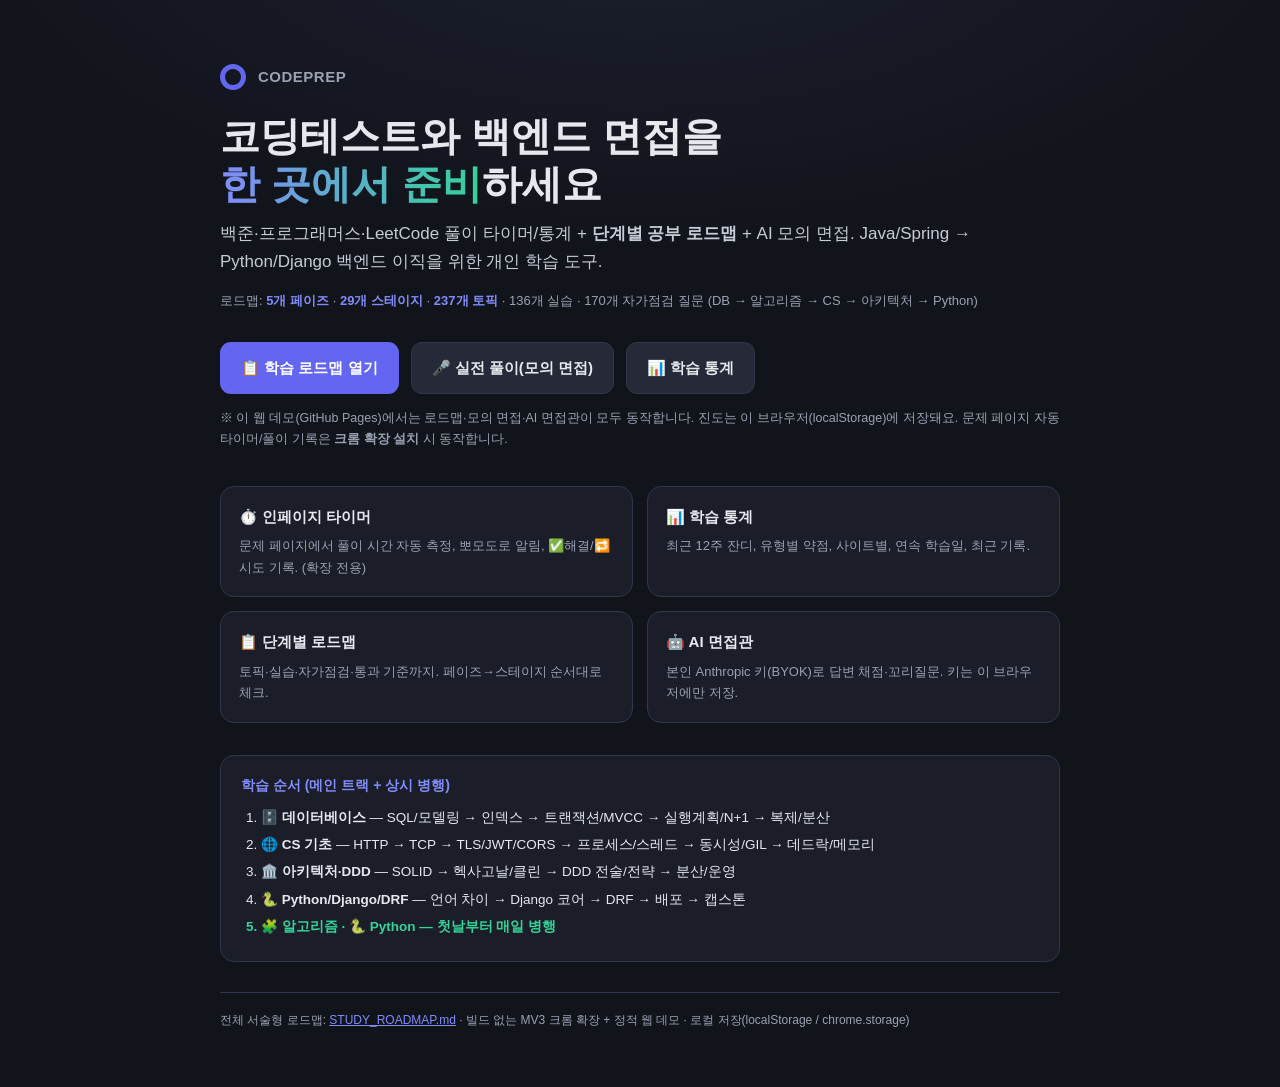
<file: index.html>
<!DOCTYPE html>
<html lang="ko">
  <head>
    <meta charset="UTF-8" />
    <meta name="viewport" content="width=device-width, initial-scale=1.0" />
    <title>CodePrep — 코테·면접 올인원 트레이너</title>
    <meta name="description" content="백준·프로그래머스·LeetCode 풀이 타이머/통계 + 단계별 공부 로드맵 + AI 모의 면접. 크롬 확장 + 웹 데모." />
    <style>
      :root {
        --bg: #12141b; --panel: #1b1e29; --panel-2: #262a38; --line: #313547;
        --text: #e6e8ee; --muted: #9aa1b1; --accent: #6366f1; --accent-2: #818cf8; --green: #34d399;
      }
      * { box-sizing: border-box; }
      html, body { margin: 0; }
      body {
        background: radial-gradient(1200px 600px at 50% -10%, #1c2030 0%, var(--bg) 60%);
        color: var(--text); min-height: 100vh;
        font-family: -apple-system, BlinkMacSystemFont, "Segoe UI", Roboto, "Apple SD Gothic Neo", "Malgun Gothic", sans-serif;
        line-height: 1.65;
      }
      .wrap { max-width: 880px; margin: 0 auto; padding: 64px 20px 56px; }
      .logo-row { display: flex; align-items: center; gap: 12px; margin-bottom: 22px; }
      .logo { width: 26px; height: 26px; border-radius: 50%; border: 5px solid var(--accent); }
      .logo-row span { font-size: 15px; font-weight: 700; color: var(--muted); letter-spacing: .5px; }
      h1 { font-size: 40px; line-height: 1.2; margin: 0 0 12px; }
      h1 .grad { background: linear-gradient(90deg, #818cf8, #34d399); -webkit-background-clip: text; background-clip: text; -webkit-text-fill-color: transparent; }
      .lead { font-size: 17px; color: #c7cbd6; margin: 0 0 14px; }
      .stat-line { font-size: 13px; color: var(--muted); margin: 0 0 30px; }
      .stat-line b { color: var(--accent-2); }
      .cta { display: flex; flex-wrap: wrap; gap: 12px; margin-bottom: 14px; }
      .btn {
        text-decoration: none; border-radius: 11px; font-weight: 700; font-size: 15px;
        padding: 13px 20px; display: inline-flex; align-items: center; gap: 8px; border: 1px solid transparent;
      }
      .btn.primary { background: var(--accent); color: #fff; }
      .btn.primary:hover { background: #5457e0; }
      .btn.ghost { background: var(--panel-2); color: var(--text); border-color: var(--line); }
      .btn.ghost:hover { background: #2a2f3d; }
      .note { font-size: 12.5px; color: var(--muted); margin: 6px 0 36px; }
      .grid { display: grid; grid-template-columns: repeat(2, 1fr); gap: 14px; margin-bottom: 32px; }
      .card { background: var(--panel); border: 1px solid var(--line); border-radius: 14px; padding: 18px; }
      .card h3 { margin: 0 0 6px; font-size: 15px; }
      .card p { margin: 0; font-size: 13px; color: var(--muted); }
      .order { background: var(--panel); border: 1px solid var(--line); border-radius: 14px; padding: 18px 20px; margin-bottom: 30px; }
      .order h3 { margin: 0 0 10px; font-size: 14px; color: var(--accent-2); }
      .order ol { margin: 0; padding-left: 20px; font-size: 13.5px; }
      .order li { margin: 5px 0; }
      .order .daily { color: var(--green); font-weight: 600; }
      footer { font-size: 12px; color: var(--muted); border-top: 1px solid var(--line); padding-top: 18px; }
      footer a { color: var(--accent-2); }
      @media (max-width: 640px) { h1 { font-size: 30px; } .grid { grid-template-columns: 1fr; } }
    </style>
  </head>
  <body>
    <main class="wrap">
      <div class="logo-row"><span class="logo"></span><span>CODEPREP</span></div>

      <h1>코딩테스트와 백엔드 면접을<br /><span class="grad">한 곳에서 준비</span>하세요</h1>
      <p class="lead">
        백준·프로그래머스·LeetCode 풀이 타이머/통계 + <b>단계별 공부 로드맵</b> + AI 모의 면접.
        Java/Spring → Python/Django 백엔드 이직을 위한 개인 학습 도구.
      </p>
      <p class="stat-line">
        로드맵: <b>5개 페이즈</b> · <b>29개 스테이지</b> · <b>237개 토픽</b> · 136개 실습 · 170개 자가점검 질문 (DB → 알고리즘 → CS → 아키텍처 → Python)
      </p>

      <div class="cta">
        <a class="btn primary" href="src/dashboard/dashboard.html#roadmap">📋 학습 로드맵 열기</a>
        <a class="btn ghost" href="src/dashboard/dashboard.html#interview">🎤 실전 풀이(모의 면접)</a>
        <a class="btn ghost" href="src/dashboard/dashboard.html#stats">📊 학습 통계</a>
      </div>
      <p class="note">
        ※ 이 웹 데모(GitHub Pages)에서는 로드맵·모의 면접·AI 면접관이 모두 동작합니다. 진도는 이 브라우저(localStorage)에 저장돼요.
        문제 페이지 자동 타이머/풀이 기록은 <b>크롬 확장 설치</b> 시 동작합니다.
      </p>

      <div class="grid">
        <div class="card"><h3>⏱️ 인페이지 타이머</h3><p>문제 페이지에서 풀이 시간 자동 측정, 뽀모도로 알림, ✅해결/🔁시도 기록. (확장 전용)</p></div>
        <div class="card"><h3>📊 학습 통계</h3><p>최근 12주 잔디, 유형별 약점, 사이트별, 연속 학습일, 최근 기록.</p></div>
        <div class="card"><h3>📋 단계별 로드맵</h3><p>토픽·실습·자가점검·통과 기준까지. 페이즈→스테이지 순서대로 체크.</p></div>
        <div class="card"><h3>🤖 AI 면접관</h3><p>본인 Anthropic 키(BYOK)로 답변 채점·꼬리질문. 키는 이 브라우저에만 저장.</p></div>
      </div>

      <div class="order">
        <h3>학습 순서 (메인 트랙 + 상시 병행)</h3>
        <ol>
          <li>🗄️ <b>데이터베이스</b> — SQL/모델링 → 인덱스 → 트랜잭션/MVCC → 실행계획/N+1 → 복제/분산</li>
          <li>🌐 <b>CS 기초</b> — HTTP → TCP → TLS/JWT/CORS → 프로세스/스레드 → 동시성/GIL → 데드락/메모리</li>
          <li>🏛️ <b>아키텍처·DDD</b> — SOLID → 헥사고날/클린 → DDD 전술/전략 → 분산/운영</li>
          <li>🐍 <b>Python/Django/DRF</b> — 언어 차이 → Django 코어 → DRF → 배포 → 캡스톤</li>
          <li class="daily">🧩 알고리즘 · 🐍 Python — 첫날부터 매일 병행</li>
        </ol>
      </div>

      <footer>
        전체 서술형 로드맵: <a href="STUDY_ROADMAP.md">STUDY_ROADMAP.md</a> ·
        빌드 없는 MV3 크롬 확장 + 정적 웹 데모 · 로컬 저장(localStorage / chrome.storage)
      </footer>
    </main>
  </body>
</html>
</file>
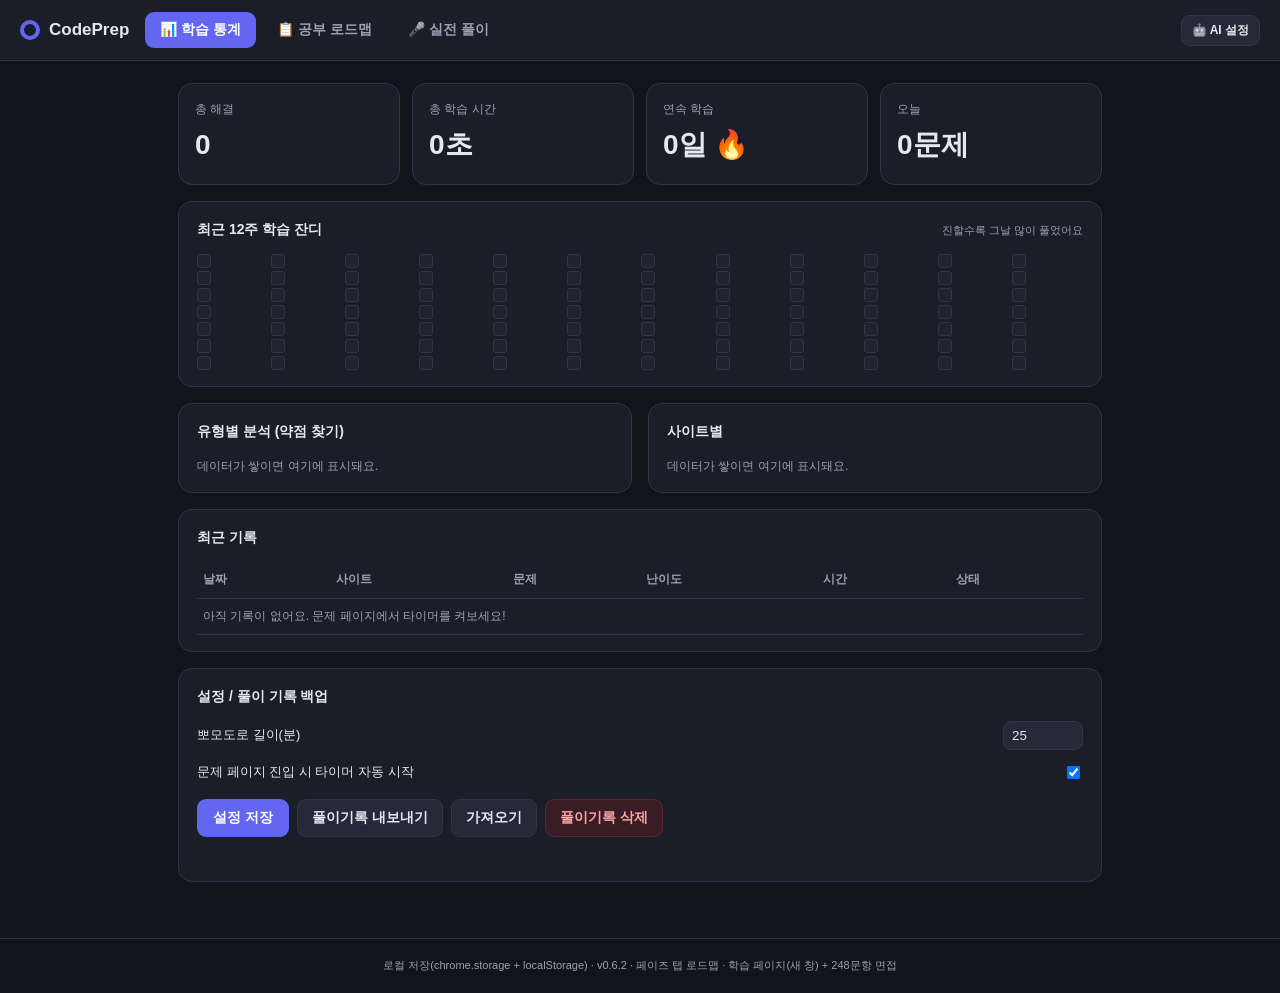
<file: src/dashboard/dashboard.html>
<!DOCTYPE html>
<html lang="ko">
  <head>
    <meta charset="UTF-8" />
    <meta name="viewport" content="width=device-width, initial-scale=1.0" />
    <link rel="stylesheet" href="dashboard.css" />
    <title>CodePrep — 대시보드</title>
  </head>
  <body>
    <header class="hd">
      <div class="hd-left">
        <span class="logo"></span>
        <h1>CodePrep</h1>
      </div>
      <nav class="tabs">
        <button class="tab-btn active" data-tab="stats">📊 학습 통계</button>
        <button class="tab-btn" data-tab="roadmap">📋 공부 로드맵</button>
        <button class="tab-btn" data-tab="interview">🎤 실전 풀이</button>
      </nav>
      <div class="hd-right">
        <button id="ai-settings-btn" class="ghost sm">🤖 AI 설정</button>
      </div>
    </header>

    <main class="wrap">
      <!-- ===== 탭 1: 학습 통계 (타이머가 기록한 풀이 데이터) ===== -->
      <section id="tab-stats">
        <section class="cards">
          <div class="card"><div class="label">총 해결</div><div class="value" id="total-solved">0</div></div>
          <div class="card"><div class="label">총 학습 시간</div><div class="value" id="total-time">0초</div></div>
          <div class="card"><div class="label">연속 학습</div><div class="value"><span id="streak">0</span>일 🔥</div></div>
          <div class="card"><div class="label">오늘</div><div class="value"><span id="today-solved">0</span>문제</div></div>
        </section>

        <section class="panel">
          <div class="panel-hd">
            <h2>최근 12주 학습 잔디</h2>
            <span class="hint">진할수록 그날 많이 풀었어요</span>
          </div>
          <div id="heatmap" class="heatmap"></div>
        </section>

        <div class="two-col">
          <section class="panel">
            <div class="panel-hd"><h2>유형별 분석 (약점 찾기)</h2></div>
            <div id="by-tag" class="bars"></div>
          </section>
          <section class="panel">
            <div class="panel-hd"><h2>사이트별</h2></div>
            <div id="by-site" class="bars"></div>
          </section>
        </div>

        <section class="panel">
          <div class="panel-hd"><h2>최근 기록</h2></div>
          <table class="tbl">
            <thead>
              <tr><th>날짜</th><th>사이트</th><th>문제</th><th>난이도</th><th>시간</th><th>상태</th></tr>
            </thead>
            <tbody id="recent-body"></tbody>
          </table>
        </section>

        <section class="panel">
          <div class="panel-hd"><h2>설정 / 풀이 기록 백업</h2></div>
          <div class="settings">
            <label class="set-row">
              <span>뽀모도로 길이(분)</span>
              <input type="number" id="pomo" min="1" max="120" />
            </label>
            <label class="set-row">
              <span>문제 페이지 진입 시 타이머 자동 시작</span>
              <input type="checkbox" id="autostart" />
            </label>
            <div class="set-actions">
              <button id="save-settings" class="primary">설정 저장</button>
              <button id="export" class="ghost">풀이기록 내보내기</button>
              <button id="import" class="ghost">가져오기</button>
              <button id="clear" class="danger">풀이기록 삭제</button>
            </div>
            <input type="file" id="import-file" accept="application/json" hidden />
            <div id="msg" class="msg"></div>
          </div>
        </section>
      </section>

      <!-- ===== 탭 2: 공부 로드맵 ===== -->
      <section id="tab-roadmap" hidden>
        <div id="roadmap-view"></div>
        <section class="panel">
          <div class="panel-hd"><h2>백업 / 복원</h2><span class="hint">통계(풀이기록)와 진도를 한 파일로</span></div>
          <div class="set-actions">
            <button id="all-export" class="primary">📦 전체 백업 내보내기 (통계+진도)</button>
            <button id="all-import" class="ghost">전체 백업 가져오기</button>
            <input type="file" id="all-import-file" accept="application/json" hidden />
          </div>
          <div class="set-actions">
            <button id="ip-export" class="ghost">진도만 내보내기</button>
            <button id="ip-import" class="ghost">진도만 가져오기</button>
            <button id="ip-reset" class="danger">진도 초기화</button>
            <input type="file" id="ip-import-file" accept="application/json" hidden />
          </div>
          <div id="backup-msg" class="msg"></div>
        </section>
      </section>

      <!-- ===== 탭 3: 실전 풀이 (모의 면접 + AI) ===== -->
      <section id="tab-interview" hidden>
        <div class="iv-controls">
          <label>
            범위
            <select id="iv-cat">
              <option value="ALL">전체</option>
              <option value="DB">데이터베이스</option>
              <option value="ALGO">알고리즘</option>
              <option value="CS">CS 기초</option>
              <option value="ARCH">아키텍처</option>
              <option value="JAVA">Java/Kotlin</option>
            </select>
          </label>
          <label>
            난이도
            <select id="iv-level">
              <option value="ALL">전체</option>
              <option value="기본">기본</option>
              <option value="중급">중급</option>
              <option value="심화">심화</option>
            </select>
          </label>
          <label>
            모드
            <select id="iv-mode">
              <option value="order">순서대로</option>
              <option value="random">랜덤</option>
              <option value="weak">약점 우선</option>
            </select>
          </label>
          <button id="iv-start" class="primary">시작 / 다시 뽑기</button>
        </div>

        <div id="iv-stats" class="iv-stats"></div>
        <div id="iv-card" class="iv-card"></div>
      </section>
    </main>

    <footer class="foot">로컬 저장(chrome.storage + localStorage) · v0.6.2 · 페이즈 탭 로드맵 · 학습 페이지(새 창) + 248문항 면접</footer>

    <!-- AI 면접관 설정 모달 -->
    <div id="ai-modal" class="modal" hidden>
      <div class="modal-card">
        <h2>🤖 AI 면접관 설정</h2>
        <p class="modal-warn">
          ⚠️ 입력한 Anthropic API 키는 <b>이 브라우저에만</b> 저장되고, 호출은 확장에서
          api.anthropic.com으로 직접 전송됩니다. 키를 소스코드에 넣거나 커밋하지 마세요.
        </p>
        <label>API 키
          <input type="password" id="ai-key" placeholder="sk-ant-..." autocomplete="off" />
        </label>
        <label>모델
          <select id="ai-model">
            <option value="claude-opus-4-8">Claude Opus 4.8 (최고 품질)</option>
            <option value="claude-sonnet-4-6">Claude Sonnet 4.6 (균형)</option>
            <option value="claude-haiku-4-5">Claude Haiku 4.5 (저렴·빠름)</option>
          </select>
        </label>
        <div class="modal-actions">
          <button id="ai-save" class="primary">저장</button>
          <button id="ai-close" class="ghost">닫기</button>
        </div>
        <p class="modal-hint">키 발급: console.anthropic.com</p>
      </div>
    </div>

    <!-- chrome.* shim: GitHub Pages 등 비확장 환경에서 chrome.storage를 localStorage로 대체 (확장에선 no-op) -->
    <script src="../lib/chrome-shim.js"></script>
    <!-- Algo(크롬 스토리지) 라이브러리 -->
    <script src="../lib/store.js"></script>
    <script src="../lib/stats.js"></script>
    <!-- 면접/로드맵 데이터 + 라이브러리(localStorage) -->
    <script src="../../data/roadmap.data.js"></script>
    <script src="../../data/questions.data.js"></script>
    <script src="../lib/ip-store.js"></script>
    <script src="../lib/ai.js"></script>
    <script src="../lib/backup.js"></script>
    <!-- 대시보드 로직 -->
    <script src="stats.js"></script>
    <script src="roadmap.js"></script>
    <script src="interview.js"></script>
    <script src="app.js"></script>
  </body>
</html>
</file>
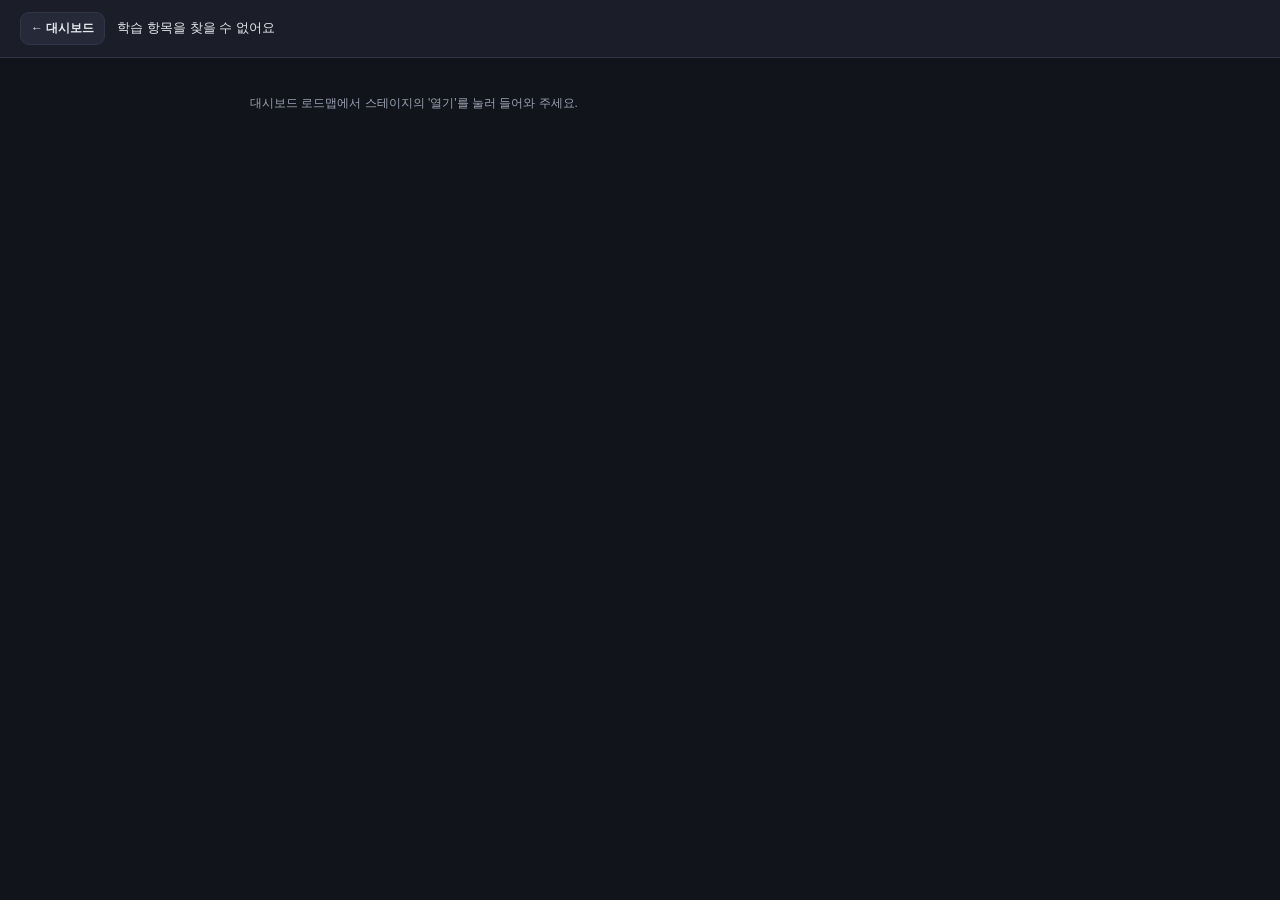
<file: src/dashboard/learn.html>
<!DOCTYPE html>
<html lang="ko">
  <head>
    <meta charset="UTF-8" />
    <meta name="viewport" content="width=device-width, initial-scale=1.0" />
    <link rel="stylesheet" href="dashboard.css" />
    <title>CodePrep — 학습</title>
  </head>
  <body>
    <header class="learn-hd">
      <a class="learn-back ghost sm" href="dashboard.html#roadmap">← 대시보드</a>
      <div id="learn-crumb" class="learn-crumb"></div>
      <div class="learn-hd-sp"></div>
      <div id="learn-nav" class="learn-nav"></div>
    </header>

    <main class="learn-wrap">
      <div id="learn-root"></div>
    </main>

    <!-- 진도(localStorage)만 필요 — chrome.storage 불필요 -->
    <script src="../../data/roadmap.data.js"></script>
    <script src="../lib/ip-store.js"></script>
    <script src="learn.js"></script>
  </body>
</html>
</file>
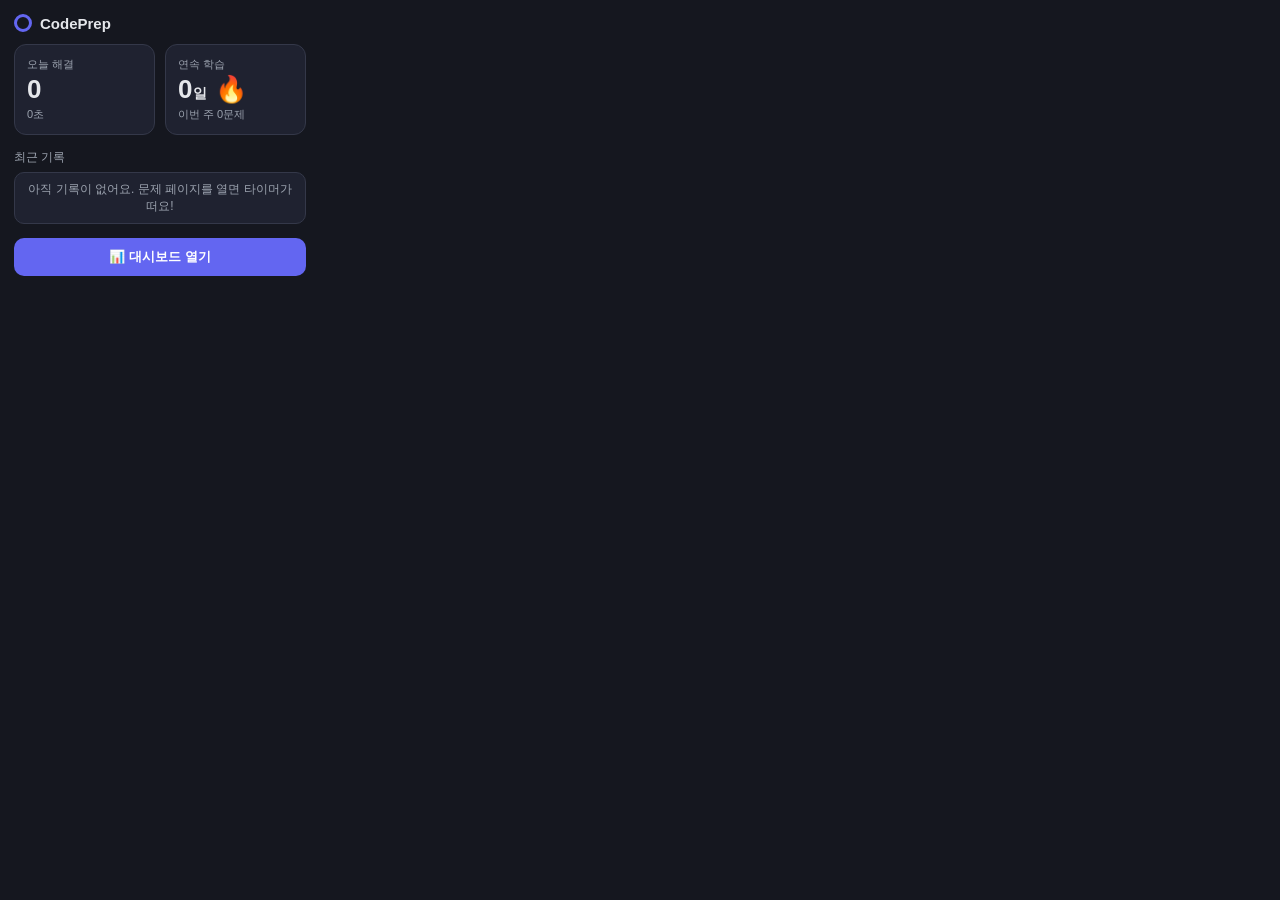
<file: src/popup/popup.html>
<!DOCTYPE html>
<html lang="ko">
  <head>
    <meta charset="UTF-8" />
    <meta name="viewport" content="width=device-width, initial-scale=1.0" />
    <link rel="stylesheet" href="popup.css" />
    <title>CodePrep</title>
  </head>
  <body>
    <header class="hd">
      <span class="logo"></span>
      <h1>CodePrep</h1>
    </header>

    <section class="cards">
      <div class="card">
        <div class="label">오늘 해결</div>
        <div class="value" id="today-solved">0</div>
        <div class="sub" id="today-time">0초</div>
      </div>
      <div class="card">
        <div class="label">연속 학습</div>
        <div class="value"><span id="streak">0</span><span class="unit">일</span> 🔥</div>
        <div class="sub" id="week-solved">이번 주 0문제</div>
      </div>
    </section>

    <section class="recent">
      <div class="recent-hd">최근 기록</div>
      <ul id="recent-list" class="recent-list">
        <li class="empty">아직 기록이 없어요. 문제 페이지를 열면 타이머가 떠요!</li>
      </ul>
    </section>

    <footer class="ft">
      <button id="open-dashboard" class="primary">📊 대시보드 열기</button>
    </footer>

    <script src="../lib/store.js"></script>
    <script src="../lib/stats.js"></script>
    <script src="popup.js"></script>
  </body>
</html>
</file>
<file: src/dashboard/dashboard.css>
:root {
  --bg: #12141b;
  --panel: #1b1e29;
  --panel-2: #262a38;
  --line: #313547;
  --text: #e6e8ee;
  --muted: #9aa1b1;
  --accent: #6366f1;
  --accent-2: #818cf8;
  --green: #34d399;
  --amber: #fbbf24;
  --red: #f87171;
}
* { box-sizing: border-box; }
html, body { margin: 0; }
body {
  background: var(--bg);
  color: var(--text);
  font-family: -apple-system, BlinkMacSystemFont, "Segoe UI", Roboto, "Apple SD Gothic Neo",
    "Malgun Gothic", sans-serif;
  line-height: 1.6;
}

/* ---------- 헤더 + 탭 ---------- */
.hd {
  display: flex;
  align-items: center;
  gap: 16px;
  padding: 12px 20px;
  border-bottom: 1px solid var(--line);
  background: var(--panel);
  position: sticky;
  top: 0;
  z-index: 10;
  flex-wrap: wrap;
}
.hd-left { display: flex; align-items: center; gap: 9px; }
.logo { width: 20px; height: 20px; border-radius: 50%; border: 4px solid var(--accent); }
.hd h1 { font-size: 17px; margin: 0; white-space: nowrap; }
.tabs { display: flex; gap: 6px; }
.hd-right { margin-left: auto; display: flex; gap: 6px; }
.tab-btn {
  cursor: pointer;
  border: 1px solid transparent;
  background: transparent;
  color: var(--muted);
  font-size: 14px;
  font-weight: 600;
  padding: 8px 14px;
  border-radius: 9px;
}
.tab-btn:hover { color: var(--text); background: var(--panel-2); }
.tab-btn.active { color: #fff; background: var(--accent); }

.wrap { max-width: 960px; margin: 0 auto; padding: 22px 18px 40px; }

/* ---------- 버튼 ---------- */
button { font-family: inherit; }
.primary {
  cursor: pointer; border: none; border-radius: 9px;
  background: var(--accent); color: #fff;
  font-size: 14px; font-weight: 700; padding: 10px 16px;
}
.primary:hover { background: #5457e0; }
.primary:disabled { opacity: .5; cursor: default; }
.ghost {
  cursor: pointer; border: 1px solid var(--line); border-radius: 9px;
  background: var(--panel-2); color: var(--text);
  font-size: 14px; font-weight: 600; padding: 9px 14px;
}
.ghost:hover { background: #2a2f3d; }
.ghost.sm { font-size: 12px; padding: 6px 10px; }
.danger {
  cursor: pointer; border: 1px solid #5b2730; border-radius: 9px;
  background: #3a1d24; color: #fca5a5; font-size: 14px; font-weight: 600; padding: 9px 14px;
}

/* ---------- 공통 패널 ---------- */
.panel {
  background: var(--panel); border: 1px solid var(--line);
  border-radius: 14px; padding: 16px 18px; margin-bottom: 16px;
}
.panel-hd { display: flex; align-items: baseline; justify-content: space-between; margin-bottom: 14px; }
h2 { font-size: 14px; margin: 0; }
.hint { font-size: 11px; color: var(--muted); }
.muted-empty { color: var(--muted); font-size: 12px; }
.foot { text-align: center; font-size: 11px; color: var(--muted); padding: 18px; border-top: 1px solid var(--line); }

/* ---------- 통계 탭 ---------- */
.cards { display: grid; grid-template-columns: repeat(4, 1fr); gap: 12px; margin-bottom: 16px; }
.card { background: var(--panel); border: 1px solid var(--line); border-radius: 14px; padding: 16px; }
.label { font-size: 12px; color: var(--muted); }
.value { font-size: 28px; font-weight: 800; margin-top: 4px; font-variant-numeric: tabular-nums; }
.two-col { display: grid; grid-template-columns: 1fr 1fr; gap: 16px; }

.heatmap {
  display: grid; grid-auto-flow: column;
  grid-template-rows: repeat(7, 14px); gap: 3px; overflow-x: auto;
}
.cell { width: 14px; height: 14px; border-radius: 3px; border: 1px solid var(--line); }
.cell.l0 { background: #20242f; }
.cell.l1 { background: #2e335a; }
.cell.l2 { background: #41489a; }
.cell.l3 { background: #5b62d6; }
.cell.l4 { background: #818cf8; }

.bars { display: flex; flex-direction: column; gap: 8px; }
.bar-row { display: grid; grid-template-columns: 110px 1fr 34px; align-items: center; gap: 8px; font-size: 12px; }
.bar-key { white-space: nowrap; overflow: hidden; text-overflow: ellipsis; color: var(--muted); }
.bar-track { background: var(--panel-2); border-radius: 6px; height: 12px; overflow: hidden; }
.bar-fill { height: 100%; background: var(--accent); border-radius: 6px; }
.bar-val { text-align: right; font-variant-numeric: tabular-nums; }

.tbl { width: 100%; border-collapse: collapse; font-size: 13px; }
.tbl th, .tbl td { text-align: left; padding: 8px 6px; border-bottom: 1px solid var(--line); }
.tbl th { color: var(--muted); font-weight: 600; font-size: 12px; }
.badge { font-size: 10px; font-weight: 700; padding: 2px 6px; border-radius: 999px; color: #fff; }

.settings { display: flex; flex-direction: column; gap: 12px; }
.set-row { display: flex; align-items: center; justify-content: space-between; font-size: 13px; }
.set-row input[type="number"] {
  width: 80px; background: var(--panel-2); border: 1px solid var(--line);
  color: var(--text); border-radius: 8px; padding: 6px 8px;
}
.set-actions { display: flex; flex-wrap: wrap; gap: 8px; margin-top: 4px; }
.msg { font-size: 12px; color: #86efac; min-height: 16px; }

/* ---------- 로드맵 탭 ---------- */
.overall { background: var(--panel); border: 1px solid var(--line); border-radius: 14px; padding: 16px; margin-bottom: 16px; }
.overall-top { display: flex; justify-content: space-between; font-size: 13px; color: var(--muted); margin-bottom: 8px; }
.overall-top #overall-pct { color: var(--text); font-weight: 700; }
.bar { height: 10px; background: var(--panel-2); border-radius: 6px; overflow: hidden; }
.bar > .bar-fill { transition: width .2s ease; }

.prio { font-size: 11px; font-weight: 700; padding: 2px 8px; border-radius: 999px; white-space: nowrap; }
.prio-1 { background: #3a2030; color: #fda4af; }
.prio-2 { background: #2a2a14; color: #fde68a; }
.prio-3 { background: #1f2937; color: #93c5fd; }

/* 전체 계획 패널 */
.rm-plan { background: var(--panel); border: 1px solid var(--line); border-radius: 14px; margin-bottom: 16px; overflow: hidden; }
.rm-plan-head { width: 100%; text-align: left; cursor: pointer; border: none; background: transparent; color: var(--text); font-size: 14px; font-weight: 700; padding: 14px 16px; display: flex; align-items: center; gap: 8px; }
.rm-plan-head:hover { background: var(--panel-2); }
.rm-plan-body { padding: 4px 16px 16px; border-top: 1px solid var(--line); }
.rm-plan-tbl { width: 100%; border-collapse: collapse; font-size: 12.5px; margin: 4px 0 10px; }
.rm-plan-tbl th, .rm-plan-tbl td { text-align: left; padding: 6px 8px; border-bottom: 1px solid var(--line); vertical-align: top; }
.rm-plan-tbl th { color: var(--muted); font-weight: 600; }
.rm-plan-k { white-space: nowrap; font-weight: 700; color: var(--accent-2); font-variant-numeric: tabular-nums; }
.rm-plan-action { color: var(--text); }
.rm-plan-daily { color: var(--muted); font-size: 11.5px; margin-top: 2px; }
.rm-cp-t { font-weight: 700; font-size: 13px; margin: 10px 0 2px; color: #c3c8d4; }

/* 페이즈 탭 (분야 전환 — 한 번에 한 페이즈만 표시) */
.rm-ptabs { display: flex; flex-wrap: wrap; gap: 8px; margin-bottom: 16px; }
.rm-ptab { display: flex; align-items: center; gap: 7px; cursor: pointer; border: 1px solid var(--line); border-left-width: 3px; background: var(--panel); color: var(--muted); border-radius: 11px; padding: 9px 13px; font-size: 14px; font-weight: 700; }
.rm-ptab:hover { background: var(--panel-2); color: var(--text); }
.rm-ptab.active { background: var(--accent); border-color: var(--accent); color: #fff; }
.rm-ptab-emoji { font-size: 16px; }
.rm-ptab-count { font-size: 11px; font-variant-numeric: tabular-nums; background: rgba(0,0,0,.22); color: inherit; opacity: .85; padding: 1px 7px; border-radius: 999px; }
.rm-ptab.active .rm-ptab-count { background: rgba(255,255,255,.22); opacity: 1; }
.rm-ptab.complete:not(.active) .rm-ptab-count { color: var(--green); }

/* 페이즈 카드 */
.rm-phase { background: var(--panel); border: 1px solid var(--line); border-left-width: 4px; border-radius: 14px; padding: 16px 18px; margin-bottom: 16px; }
.prio-bd-1 { border-left-color: #fb7185; }
.prio-bd-2 { border-left-color: #fbbf24; }
.prio-bd-3 { border-left-color: #60a5fa; }
.rm-phase-head { display: flex; align-items: center; gap: 9px; flex-wrap: wrap; }
.rm-phase-emoji { font-size: 20px; }
.rm-phase-head h2 { font-size: 17px; margin: 0; }
.rm-track { font-size: 11px; font-weight: 700; padding: 2px 8px; border-radius: 999px; background: var(--panel-2); color: var(--accent-2); border: 1px solid var(--line); white-space: nowrap; }
.rm-phase-est { font-size: 11.5px; color: var(--muted); }
.rm-phase-count { margin-left: auto; font-size: 13px; color: var(--muted); font-variant-numeric: tabular-nums; }
.rm-phase-summary { font-size: 12.5px; color: var(--muted); margin: 8px 0 10px; line-height: 1.6; }
.rm-phase > .bar { margin-bottom: 12px; }

/* 스테이지 인덱스 행 (클릭 → learn.html 새 탭) */
.rm-srow-list { display: flex; flex-direction: column; gap: 6px; }
.rm-srow {
  display: flex; align-items: center; gap: 10px; text-decoration: none;
  border: 1px solid var(--line); border-radius: 10px; background: #181b25;
  padding: 10px 12px; color: var(--text); transition: background .12s, border-color .12s;
}
.rm-srow:hover { background: var(--panel-2); border-color: var(--accent); }
.rm-srow.star { border-left: 3px solid #818cf8; }
.rm-srow.done { background: #16241c; border-color: #1f6b4a; }
.rm-srow-num { font-size: 11px; font-weight: 800; color: var(--accent-2); background: var(--panel-2); border-radius: 6px; padding: 2px 7px; flex-shrink: 0; }
.rm-srow-mid { display: flex; align-items: baseline; gap: 8px; flex: 1; min-width: 0; flex-wrap: wrap; }
.rm-srow-name { font-size: 14px; font-weight: 600; }
.rm-srow-est { font-size: 11px; color: var(--muted); white-space: nowrap; }
.rm-srow-count { font-size: 12px; color: var(--muted); font-variant-numeric: tabular-nums; flex-shrink: 0; }
.rm-srow.done .rm-srow-count { color: var(--green); font-weight: 700; }
.rm-srow-open { font-size: 11px; color: var(--accent-2); white-space: nowrap; flex-shrink: 0; }
.rm-tip { font-size: 11.5px; color: var(--muted); margin-top: 8px; line-height: 1.5; }

/* 스테이지 카드 (접기/펼치기) */
.rm-stage { border: 1px solid var(--line); border-radius: 12px; margin-bottom: 8px; background: #181b25; overflow: hidden; }
.rm-stage.star { border-color: #4b3f6b; }
.rm-stage.open { background: var(--panel); }
.rm-stage-head { width: 100%; cursor: pointer; border: none; background: transparent; color: var(--text); padding: 11px 13px; display: flex; align-items: center; gap: 10px; text-align: left; }
.rm-stage-head:hover { background: var(--panel-2); }
.rm-chevron { color: var(--muted); font-size: 11px; width: 12px; flex-shrink: 0; }
.rm-stage-title { display: flex; align-items: baseline; gap: 8px; flex: 1; min-width: 0; flex-wrap: wrap; }
.rm-stage-num { font-size: 11px; font-weight: 800; color: var(--accent-2); background: var(--panel-2); border-radius: 6px; padding: 1px 6px; }
.rm-stage-name { font-size: 14px; font-weight: 600; }
.rm-stage-meta { display: flex; align-items: center; gap: 10px; margin-left: auto; flex-shrink: 0; }
.rm-est { font-size: 11px; color: var(--muted); white-space: nowrap; }
.rm-stage-count { font-size: 12px; color: var(--muted); font-variant-numeric: tabular-nums; }
.rm-stage-count.complete { color: var(--green); font-weight: 700; }
.rm-stage-body { padding: 4px 14px 14px 34px; border-top: 1px solid var(--line); }
.rm-line { font-size: 13px; margin: 8px 0; line-height: 1.6; }
.rm-line.muted { color: var(--muted); }
.rm-line b { color: var(--accent-2); font-weight: 700; }
.rm-sub-title { font-size: 11.5px; font-weight: 800; letter-spacing: .3px; color: #c3c8d4; margin: 14px 0 4px; }

/* 체크 항목 */
.rm-item { display: flex; align-items: flex-start; gap: 9px; padding: 5px 6px; border-radius: 8px; cursor: pointer; }
.rm-item:hover { background: var(--panel-2); }
.rm-item input[type="checkbox"] { width: 16px; height: 16px; margin-top: 3px; accent-color: var(--accent); cursor: pointer; flex-shrink: 0; }
.rm-item-body { min-width: 0; }
.rm-item-t { font-size: 13.5px; }
.rm-item-p { font-size: 12px; color: var(--muted); margin-top: 1px; line-height: 1.55; }
.rm-item.done .rm-item-t { color: var(--muted); text-decoration: line-through; }
.rm-item.done .rm-item-p { opacity: .5; }
.rm-item.hands .rm-item-t { color: #bfe3cf; }
.rm-item.gate .rm-item-t { font-weight: 600; }

/* 자가점검 / 추천자료 / 통과기준 */
.rm-selfcheck { margin: 4px 0 0; padding-left: 20px; }
.rm-selfcheck li { font-size: 12.5px; color: #c9cedb; margin: 3px 0; line-height: 1.5; }
.rm-res { display: flex; flex-wrap: wrap; align-items: center; gap: 6px; margin-top: 12px; }
.rm-res-label { font-size: 13px; }
.rm-chip { font-size: 11px; color: var(--muted); background: var(--panel-2); border: 1px solid var(--line); border-radius: 999px; padding: 2px 9px; }
.rm-gate { margin-top: 12px; padding: 12px 14px; border: 1px dashed #5b4a27; border-radius: 12px; background: #211b10; }
.rm-gate-title { font-size: 12px; font-weight: 800; color: #fcd34d; margin-bottom: 6px; }
.rm-gate .rm-item.done .rm-item-t { color: #9aa1b1; }

/* ---------- 실전 풀이 탭 ---------- */
.iv-controls {
  display: flex; flex-wrap: wrap; gap: 12px; align-items: end;
  background: var(--panel); border: 1px solid var(--line); border-radius: 14px; padding: 14px 16px; margin-bottom: 14px;
}
.iv-controls label { display: flex; flex-direction: column; gap: 4px; font-size: 12px; color: var(--muted); }
.iv-controls select {
  background: var(--panel-2); border: 1px solid var(--line); color: var(--text);
  border-radius: 8px; padding: 8px 10px; font-size: 14px; min-width: 130px;
}
.iv-controls .primary { margin-left: auto; }
.iv-stats { font-size: 13px; color: var(--muted); margin: 4px 2px 14px; }
.iv-stats b { color: var(--text); }
.iv-card { background: var(--panel); border: 1px solid var(--line); border-radius: 14px; padding: 20px; min-height: 200px; }
.iv-empty { color: var(--muted); text-align: center; padding: 40px 10px; font-size: 15px; }
.iv-card-head { display: flex; justify-content: space-between; align-items: center; gap: 10px; margin-bottom: 14px; flex-wrap: wrap; }
.iv-badges { display: flex; gap: 6px; flex-wrap: wrap; }
.badge.cat-DB { background: #0e3a5230; color: #7dd3fc; }
.badge.cat-ALGO { background: #3a1d5230; color: #c4b5fd; }
.badge.cat-CS { background: #0e4a3a30; color: #6ee7b7; }
.badge.cat-ARCH { background: #52320e30; color: #fcd34d; }
.badge.cat-PY { background: #4a0e5230; color: #f0abfc; }
.badge.level { background: var(--panel-2); color: var(--muted); }
.badge.prev { background: #2a2f3d; color: #9aa1b1; }
.iv-progress { font-size: 13px; color: var(--muted); font-variant-numeric: tabular-nums; display: flex; align-items: center; gap: 10px; }
.iv-timer { background: var(--panel-2); padding: 2px 8px; border-radius: 6px; }
.iv-q { font-size: 18px; font-weight: 700; margin: 6px 0 14px; line-height: 1.5; }
.iv-answer {
  width: 100%; min-height: 120px; resize: vertical;
  background: var(--bg); border: 1px solid var(--line); color: var(--text);
  border-radius: 10px; padding: 12px; font-size: 14px; font-family: inherit; line-height: 1.6;
}
.iv-answer:focus { outline: none; border-color: var(--accent); }
.iv-actions { display: flex; gap: 8px; margin-top: 12px; flex-wrap: wrap; }
.iv-model { margin-top: 18px; border-top: 1px dashed var(--line); padding-top: 16px; }
.iv-model-title { font-size: 12px; font-weight: 700; color: var(--accent-2); margin-bottom: 6px; letter-spacing: .5px; }
.iv-model-body { font-size: 14.5px; color: #d7dbe5; background: var(--panel-2); border-radius: 10px; padding: 14px; }
.iv-rate { display: flex; align-items: center; gap: 8px; margin-top: 14px; flex-wrap: wrap; font-size: 13px; color: var(--muted); }
.rate { cursor: pointer; border: 1px solid var(--line); border-radius: 9px; background: var(--panel-2); color: var(--text); font-size: 13px; font-weight: 600; padding: 8px 14px; }
.rate.know:hover { border-color: var(--green); color: var(--green); }
.rate.meh:hover { border-color: var(--amber); color: var(--amber); }
.rate.dunno:hover { border-color: var(--red); color: var(--red); }

/* AI 채점 */
.ai-btn {
  cursor: pointer; border: 1px solid #4f46e5; border-radius: 9px;
  background: linear-gradient(90deg, #6366f1, #818cf8); color: #fff;
  font-size: 14px; font-weight: 700; padding: 10px 16px;
}
.ai-btn:hover { filter: brightness(1.08); }
.iv-ai-panel { margin-top: 16px; border-top: 1px dashed var(--line); padding-top: 14px; display: flex; flex-direction: column; gap: 10px; }
.ai-loading { color: var(--muted); font-size: 14px; }
.ai-error { color: #fca5a5; font-size: 13px; background: #2a1518; border: 1px solid #5b2730; border-radius: 10px; padding: 12px; }
.ai-msg { font-size: 14px; border-radius: 10px; padding: 12px 14px; line-height: 1.65; }
.ai-assistant { background: var(--panel-2); border: 1px solid var(--line); }
.ai-user { background: #1c2333; border: 1px solid #2b3550; color: #cdd5e6; align-self: flex-end; max-width: 85%; }
.ai-followup { display: flex; gap: 8px; margin-top: 4px; }
.ai-followup input { flex: 1; background: var(--bg); border: 1px solid var(--line); color: var(--text); border-radius: 9px; padding: 10px 12px; font-size: 14px; }
.ai-followup input:focus { outline: none; border-color: var(--accent); }

/* ---------- 모달 ---------- */
.modal { position: fixed; inset: 0; background: rgba(0,0,0,.6); display: flex; align-items: center; justify-content: center; padding: 20px; z-index: 100; }
.modal[hidden] { display: none; }
.modal-card { background: var(--panel); border: 1px solid var(--line); border-radius: 16px; padding: 22px; width: 100%; max-width: 440px; display: flex; flex-direction: column; gap: 14px; }
.modal-card h2 { margin: 0; font-size: 18px; }
.modal-card label { display: flex; flex-direction: column; gap: 6px; font-size: 13px; color: var(--muted); }
.modal-card input, .modal-card select { background: var(--panel-2); border: 1px solid var(--line); color: var(--text); border-radius: 9px; padding: 10px 12px; font-size: 14px; }
.modal-warn { font-size: 12px; line-height: 1.6; color: #fcd9a8; background: #2a2113; border: 1px solid #5b4a27; border-radius: 10px; padding: 12px; margin: 0; }
.modal-hint { font-size: 11px; color: var(--muted); margin: 0; }
.modal-actions { display: flex; gap: 8px; }
.modal-actions .primary { flex: 1; }

.badge.cat-JAVA { background: #52210e30; color: #fdba74; }

/* ---------- 학습 페이지(learn.html) ---------- */
.learn-hd {
  display: flex; align-items: center; gap: 12px;
  padding: 12px 20px; border-bottom: 1px solid var(--line); background: var(--panel);
  position: sticky; top: 0; z-index: 10; flex-wrap: wrap;
}
.learn-back { text-decoration: none; }
.learn-crumb { display: flex; align-items: baseline; gap: 8px; font-size: 13px; min-width: 0; flex-wrap: wrap; }
.learn-crumb .lc-phase { color: var(--muted); }
.learn-crumb .lc-sep { color: var(--line); }
.learn-crumb .lc-stage { color: var(--text); font-weight: 700; }
.learn-hd-sp { flex: 1; }
.learn-nav { display: flex; gap: 6px; }
.learn-nav a { text-decoration: none; }
.learn-wrap { max-width: 820px; margin: 0 auto; padding: 24px 20px 64px; }
.learn-stage-head { display: flex; align-items: flex-start; justify-content: space-between; gap: 12px; }
.learn-eyebrow { font-size: 12px; color: var(--accent-2); font-weight: 700; letter-spacing: .3px; }
.learn-title { font-size: 26px; margin: 4px 0 0; line-height: 1.3; }
.learn-count { font-size: 14px; color: var(--muted); font-variant-numeric: tabular-nums; white-space: nowrap; background: var(--panel-2); border: 1px solid var(--line); border-radius: 999px; padding: 4px 12px; }
.learn-count.complete { color: var(--green); font-weight: 700; border-color: #1f6b4a; }
.learn-goal { font-size: 15px; line-height: 1.7; margin: 16px 0 6px; background: var(--panel); border: 1px solid var(--line); border-radius: 12px; padding: 14px 16px; }
.learn-goal b { color: var(--accent-2); }
.learn-wrap .rm-item-t { font-size: 14.5px; }
.learn-wrap .rm-item-p { font-size: 13px; }
.learn-actions { display: flex; align-items: center; gap: 10px; flex-wrap: wrap; margin: 24px 0 4px; padding-top: 18px; border-top: 1px solid var(--line); }
.learn-msg { font-size: 13px; }
.learn-hint { font-size: 12px; color: var(--muted); margin: 4px 0 0; }

@media (max-width: 720px) {
  .cards { grid-template-columns: 1fr 1fr; }
  .two-col { grid-template-columns: 1fr; }
  .iv-controls .primary { margin-left: 0; width: 100%; }
  .learn-title { font-size: 22px; }
}
</file>
<file: src/popup/popup.css>
:root {
  --bg: #15171f;
  --panel: #1f2230;
  --panel-2: #2c3043;
  --line: #343849;
  --text: #e5e7eb;
  --muted: #9ca3af;
  --accent: #6366f1;
}
* {
  box-sizing: border-box;
}
body {
  width: 320px;
  margin: 0;
  padding: 14px;
  background: var(--bg);
  color: var(--text);
  font-family: -apple-system, BlinkMacSystemFont, "Segoe UI", Roboto, "Apple SD Gothic Neo",
    "Malgun Gothic", sans-serif;
}
.hd {
  display: flex;
  align-items: center;
  gap: 8px;
  margin-bottom: 12px;
}
.logo {
  width: 18px;
  height: 18px;
  border-radius: 50%;
  border: 3px solid var(--accent);
}
h1 {
  font-size: 15px;
  margin: 0;
  font-weight: 700;
}

.cards {
  display: grid;
  grid-template-columns: 1fr 1fr;
  gap: 10px;
}
.card {
  background: var(--panel);
  border: 1px solid var(--line);
  border-radius: 12px;
  padding: 12px;
}
.label {
  font-size: 11px;
  color: var(--muted);
}
.value {
  font-size: 26px;
  font-weight: 800;
  margin-top: 2px;
  font-variant-numeric: tabular-nums;
}
.value .unit {
  font-size: 14px;
  font-weight: 600;
  margin-left: 1px;
}
.sub {
  font-size: 11px;
  color: var(--muted);
  margin-top: 2px;
}

.recent {
  margin-top: 14px;
}
.recent-hd {
  font-size: 12px;
  color: var(--muted);
  margin-bottom: 6px;
}
.recent-list {
  list-style: none;
  margin: 0;
  padding: 0;
  display: flex;
  flex-direction: column;
  gap: 6px;
  max-height: 220px;
  overflow-y: auto;
}
.recent-list li {
  display: flex;
  align-items: center;
  gap: 8px;
  background: var(--panel);
  border: 1px solid var(--line);
  border-radius: 10px;
  padding: 8px 10px;
  font-size: 12px;
}
.recent-list li.empty {
  color: var(--muted);
  justify-content: center;
  text-align: center;
}
.badge {
  flex-shrink: 0;
  font-size: 10px;
  font-weight: 700;
  padding: 2px 6px;
  border-radius: 999px;
  color: #fff;
}
.r-title {
  flex: 1;
  white-space: nowrap;
  overflow: hidden;
  text-overflow: ellipsis;
}
.r-meta {
  flex-shrink: 0;
  color: var(--muted);
  font-variant-numeric: tabular-nums;
}
.r-status {
  flex-shrink: 0;
}

.ft {
  margin-top: 14px;
}
button.primary {
  width: 100%;
  cursor: pointer;
  border: none;
  border-radius: 10px;
  padding: 10px;
  font-size: 13px;
  font-weight: 700;
  color: #fff;
  background: var(--accent);
}
button.primary:hover {
  background: #5457e0;
}
</file>
